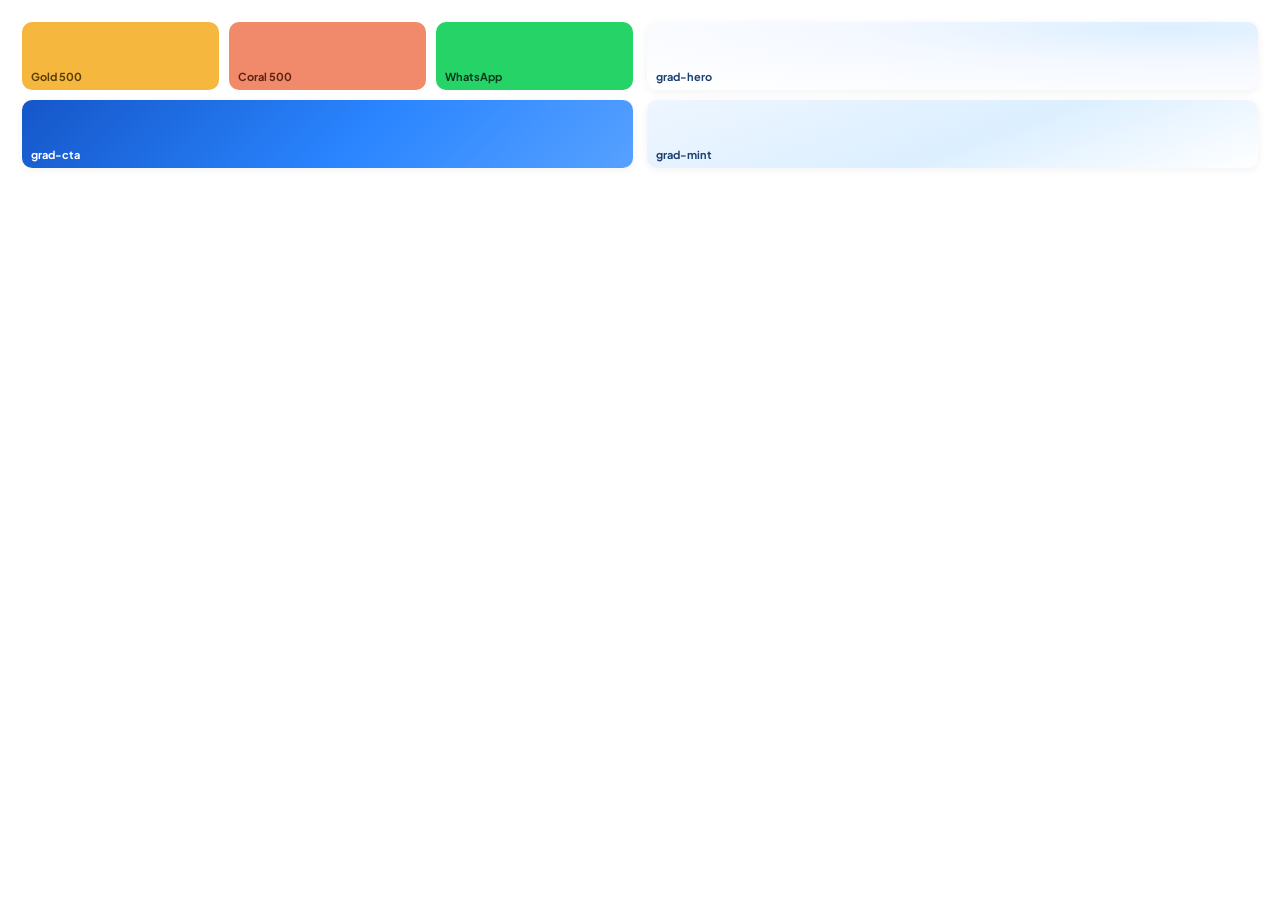
<file: foundations/colors-accent.html>
<!-- @dsCard group="Colors" viewport="700x150" name="Accents & Gradients" subtitle="Gold ratings, coral, WhatsApp + signature gradients" -->
<!DOCTYPE html>
<html lang="en"><head><meta name="robots" content="noindex, nofollow"/><meta charset="utf-8"/><link rel="stylesheet" href="../styles.css"/>
<style>
  body{margin:0;font-family:var(--font-sans);background:var(--white);padding:22px;display:flex;gap:14px;}
  .col{flex:1;display:flex;flex-direction:column;gap:10px;}
  .chips{display:flex;gap:10px;}
  .chip{flex:1;height:54px;border-radius:var(--radius-sm);display:flex;align-items:flex-end;padding:7px 9px;font-size:11px;font-weight:700;}
  .grad{height:54px;border-radius:var(--radius-sm);display:flex;align-items:flex-end;padding:7px 9px;font-size:11px;font-weight:700;color:#fff;box-shadow:var(--shadow-sm);}
</style></head><body>
<div class="col">
  <div class="chips">
    <div class="chip" style="background:var(--gold-500);color:#5a3d00">Gold 500</div>
    <div class="chip" style="background:var(--coral-500);color:#5a2412">Coral 500</div>
    <div class="chip" style="background:var(--whatsapp);color:#0a3d1d">WhatsApp</div>
  </div>
  <div class="grad" style="background:var(--grad-cta)">grad-cta</div>
</div>
<div class="col">
  <div class="grad" style="background:var(--grad-hero);color:var(--ink-700)">grad-hero</div>
  <div class="grad" style="background:var(--grad-mint);color:var(--ink-700)">grad-mint</div>
</div>
</body></html>
</file>
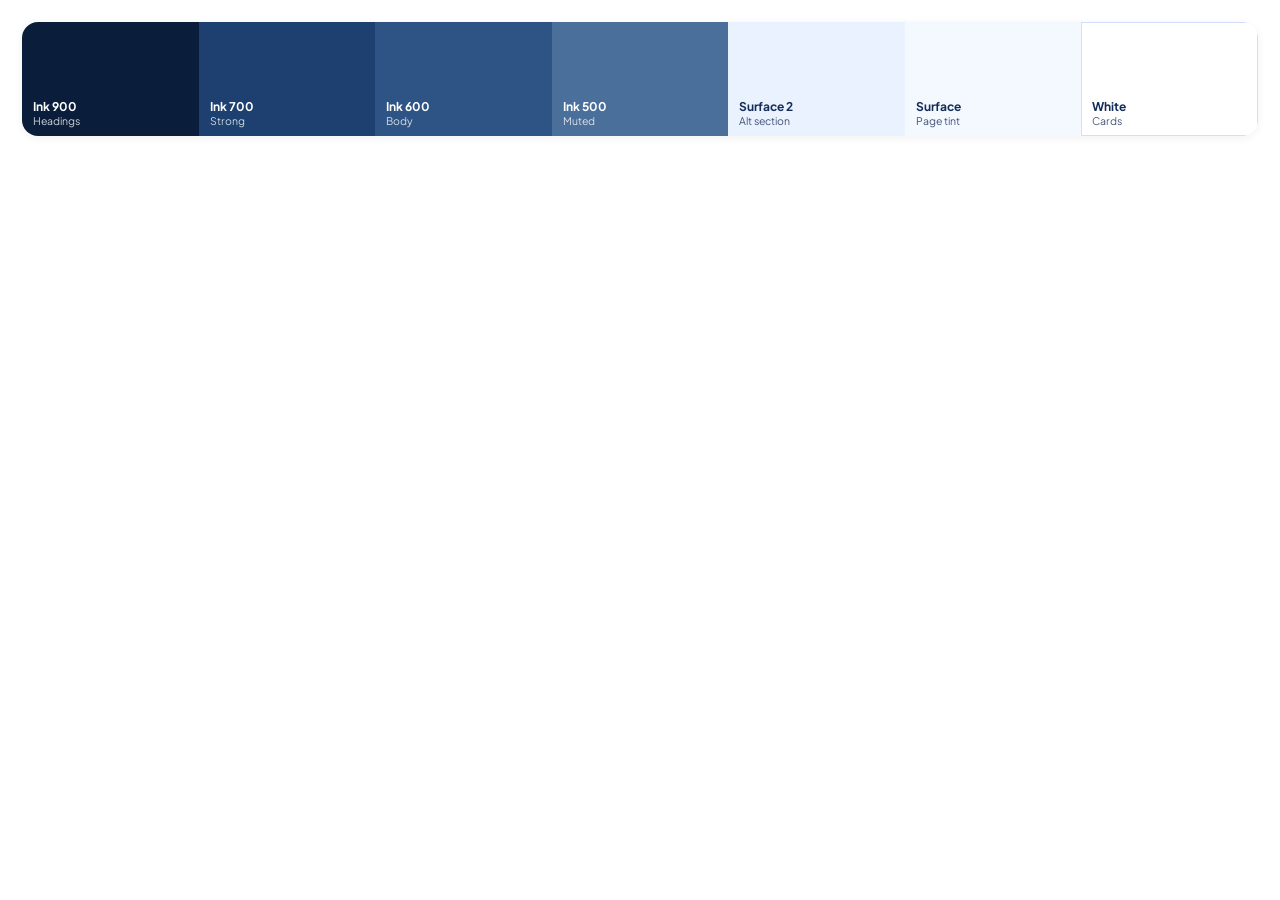
<file: foundations/colors-ink.html>
<!-- @dsCard group="Colors" viewport="700x150" name="Ink & Neutrals" subtitle="Text, surfaces and hairline borders" -->
<!DOCTYPE html>
<html lang="en"><head><meta name="robots" content="noindex, nofollow"/><meta charset="utf-8"/><link rel="stylesheet" href="../styles.css"/>
<style>
  body{margin:0;font-family:var(--font-sans);background:var(--white);padding:22px;}
  .row{display:flex;gap:0;border-radius:var(--radius-md);overflow:hidden;box-shadow:var(--shadow-sm);}
  .sw{flex:1;height:96px;display:flex;flex-direction:column;justify-content:flex-end;padding:9px 11px;}
  .sw b{font-size:12px;font-weight:700;}
  .sw span{font-size:10.5px;opacity:.8;font-variant-numeric:tabular-nums;}
  .dark{color:#fff;} .lite{color:var(--ink-800);}
</style></head><body>
<div class="row">
  <div class="sw dark" style="background:var(--ink-900)"><b>Ink 900</b><span>Headings</span></div>
  <div class="sw dark" style="background:var(--ink-700)"><b>Ink 700</b><span>Strong</span></div>
  <div class="sw dark" style="background:var(--ink-600)"><b>Ink 600</b><span>Body</span></div>
  <div class="sw dark" style="background:var(--ink-500)"><b>Ink 500</b><span>Muted</span></div>
  <div class="sw lite" style="background:var(--surface-2)"><b>Surface 2</b><span>Alt section</span></div>
  <div class="sw lite" style="background:var(--surface)"><b>Surface</b><span>Page tint</span></div>
  <div class="sw lite" style="background:var(--white);box-shadow:inset 0 0 0 1px var(--border)"><b>White</b><span>Cards</span></div>
</div>
</body></html>
</file>
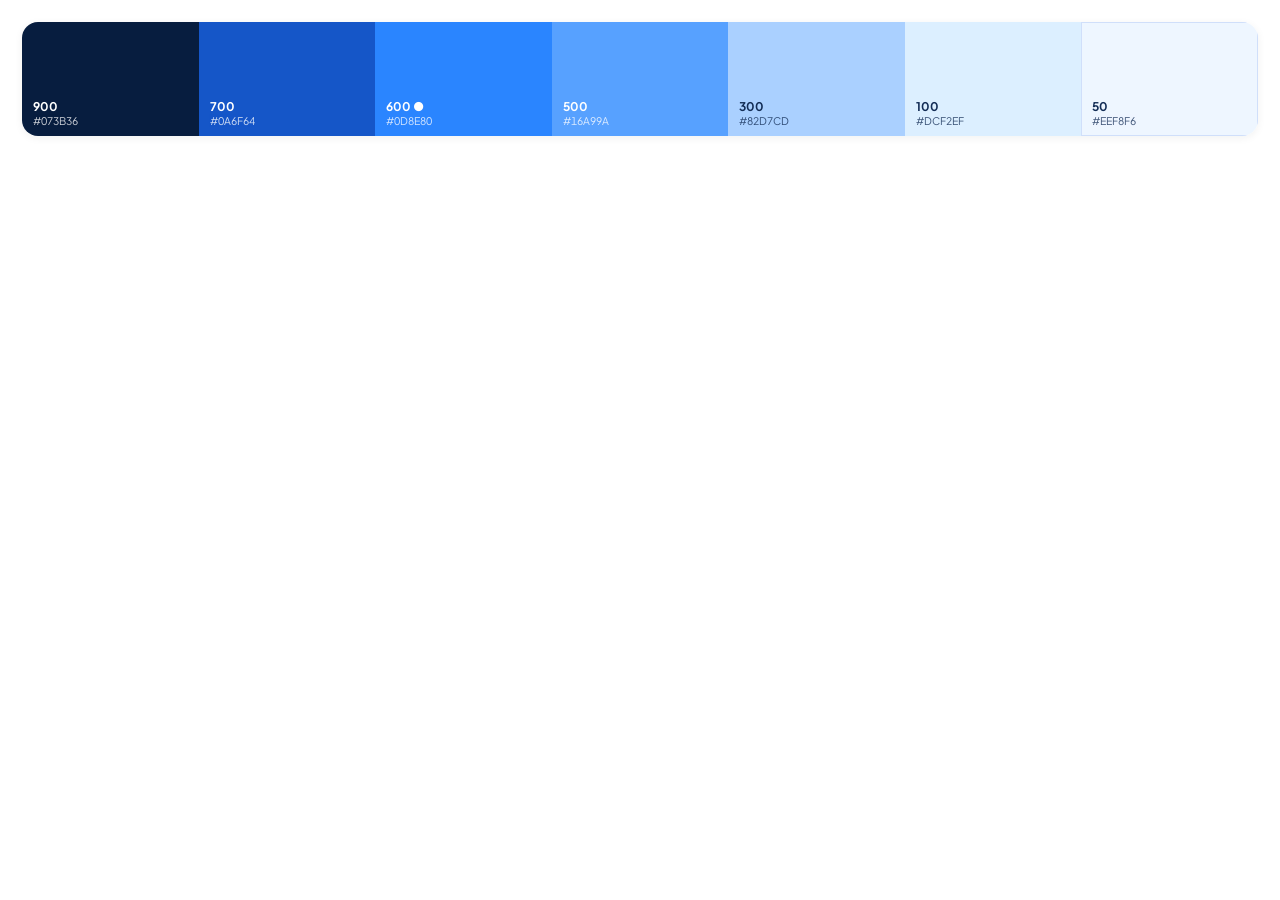
<file: foundations/colors-teal.html>
<!-- @dsCard group="Colors" viewport="700x150" name="Teal — Primary / Healing" subtitle="Core brand scale, teal-600 is primary" -->
<!DOCTYPE html>
<html lang="en"><head><meta name="robots" content="noindex, nofollow"/><meta charset="utf-8"/><link rel="stylesheet" href="../styles.css"/>
<style>
  body{margin:0;font-family:var(--font-sans);background:var(--white);padding:22px;}
  .row{display:flex;gap:0;border-radius:var(--radius-md);overflow:hidden;box-shadow:var(--shadow-sm);}
  .sw{flex:1;height:96px;display:flex;flex-direction:column;justify-content:flex-end;padding:9px 11px;}
  .sw b{font-size:12px;font-weight:700;}
  .sw span{font-size:10.5px;opacity:.8;font-variant-numeric:tabular-nums;}
  .dark{color:#fff;} .lite{color:var(--ink-800);}
</style></head><body>
<div class="row">
  <div class="sw dark" style="background:var(--teal-900)"><b>900</b><span>#073B36</span></div>
  <div class="sw dark" style="background:var(--teal-700)"><b>700</b><span>#0A6F64</span></div>
  <div class="sw dark" style="background:var(--teal-600)"><b>600 ●</b><span>#0D8E80</span></div>
  <div class="sw dark" style="background:var(--teal-500)"><b>500</b><span>#16A99A</span></div>
  <div class="sw lite" style="background:var(--teal-300)"><b>300</b><span>#82D7CD</span></div>
  <div class="sw lite" style="background:var(--teal-100)"><b>100</b><span>#DCF2EF</span></div>
  <div class="sw lite" style="background:var(--teal-50);box-shadow:inset 0 0 0 1px var(--border)"><b>50</b><span>#EEF8F6</span></div>
</div>
</body></html>
</file>
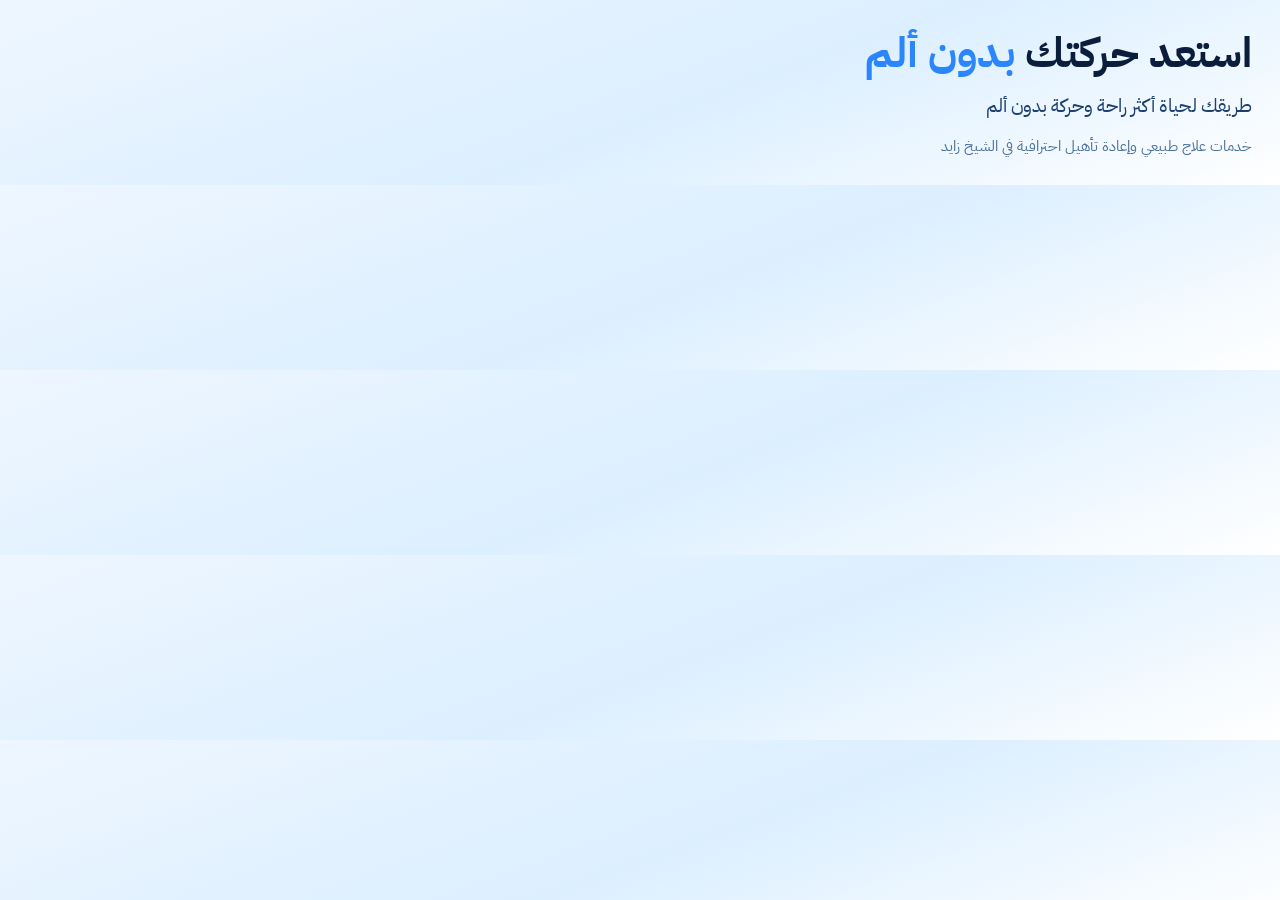
<file: foundations/type-arabic.html>
<!-- @dsCard group="Type" viewport="700x200" name="Arabic — IBM Plex Sans Arabic" subtitle="RTL bilingual pairing" -->
<!DOCTYPE html>
<html lang="ar" dir="rtl"><head><meta name="robots" content="noindex, nofollow"/><meta charset="utf-8"/><link rel="stylesheet" href="../styles.css"/>
<style>
  body{margin:0;font-family:var(--font-arabic);background:var(--grad-mint);padding:28px;color:var(--text-heading);display:flex;flex-direction:column;gap:12px;}
  .display{font-size:42px;font-weight:700;letter-spacing:0;line-height:1.2;}
  .accent{color:var(--teal-600);}
  .sub{font-size:19px;color:var(--text-strong);line-height:1.7;}
  .tag{font-size:15px;color:var(--text-muted);}
</style></head><body>
  <div class="display">استعد حركتك <span class="accent">بدون ألم</span></div>
  <div class="sub">طريقك لحياة أكثر راحة وحركة بدون ألم</div>
  <div class="tag">خدمات علاج طبيعي وإعادة تأهيل احترافية في الشيخ زايد</div>
</body></html>
</file>
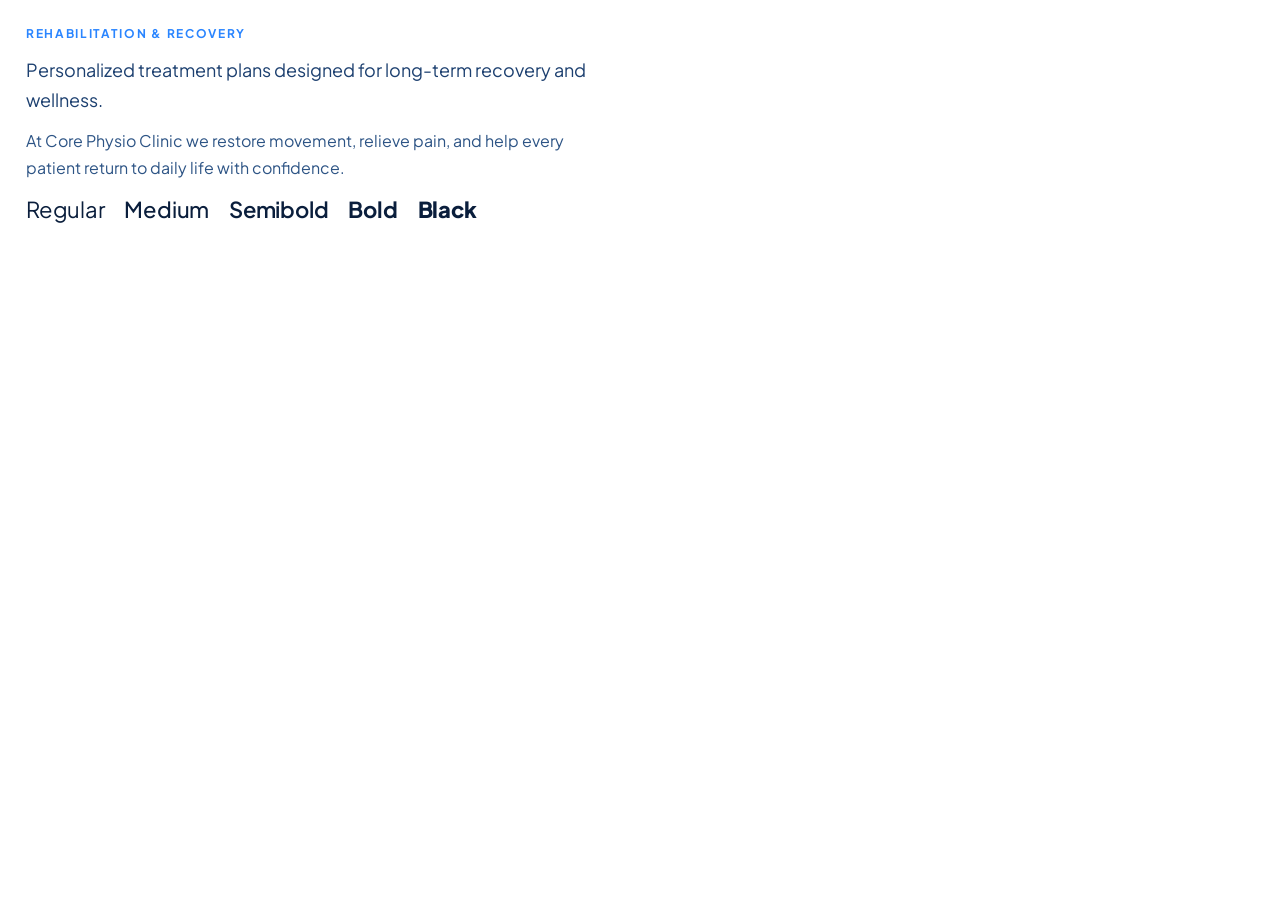
<file: foundations/type-body.html>
<!-- @dsCard group="Type" viewport="700x230" name="Body, Eyebrow & Weights" subtitle="Reading sizes, eyebrow, weight ramp" -->
<!DOCTYPE html>
<html lang="en"><head><meta name="robots" content="noindex, nofollow"/><meta charset="utf-8"/><link rel="stylesheet" href="../styles.css"/>
<style>
  body{margin:0;font-family:var(--font-sans);background:var(--white);padding:26px;color:var(--text-heading);display:flex;flex-direction:column;gap:14px;}
  .eyebrow{font-size:var(--text-xs);font-weight:700;letter-spacing:var(--tracking-eyebrow);text-transform:uppercase;color:var(--teal-600);}
  .lead{font-size:var(--text-md);line-height:var(--lh-relaxed);color:var(--text-strong);max-width:560px;}
  .body{font-size:var(--text-base);line-height:var(--lh-relaxed);color:var(--text-body);max-width:560px;}
  .weights{display:flex;gap:20px;font-size:22px;}
  .weights span{letter-spacing:-0.01em;}
</style></head><body>
  <div class="eyebrow">Rehabilitation &amp; Recovery</div>
  <div class="lead">Personalized treatment plans designed for long-term recovery and wellness.</div>
  <div class="body">At Core Physio Clinic we restore movement, relieve pain, and help every patient return to daily life with confidence.</div>
  <div class="weights">
    <span style="font-weight:400">Regular</span>
    <span style="font-weight:500">Medium</span>
    <span style="font-weight:600">Semibold</span>
    <span style="font-weight:700">Bold</span>
    <span style="font-weight:800">Black</span>
  </div>
</body></html>
</file>
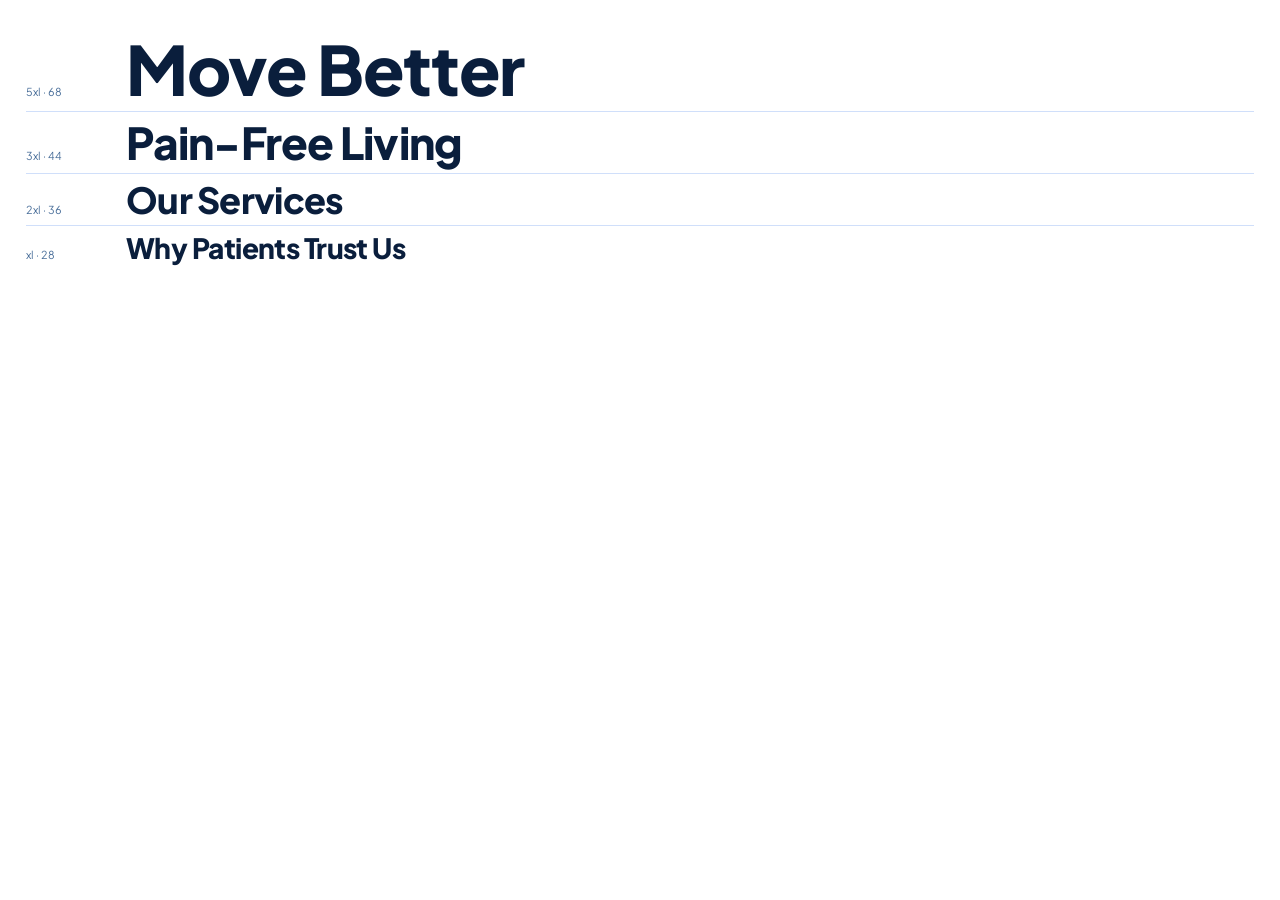
<file: foundations/type-display.html>
<!-- @dsCard group="Type" viewport="700x250" name="Display Scale" subtitle="Plus Jakarta Sans — headline sizes" -->
<!DOCTYPE html>
<html lang="en"><head><meta name="robots" content="noindex, nofollow"/><meta charset="utf-8"/><link rel="stylesheet" href="../styles.css"/>
<style>
  body{margin:0;font-family:var(--font-sans);background:var(--white);padding:26px;color:var(--text-heading);}
  .item{display:flex;align-items:baseline;gap:16px;padding:7px 0;border-bottom:1px solid var(--border);}
  .item:last-child{border:none;}
  .meta{width:84px;flex:0 0 auto;font-size:11px;color:var(--text-muted);font-variant-numeric:tabular-nums;}
  .s{font-weight:800;letter-spacing:-0.02em;line-height:1.05;}
</style></head><body>
  <div class="item"><span class="meta">5xl · 68</span><span class="s" style="font-size:var(--text-5xl)">Move Better</span></div>
  <div class="item"><span class="meta">3xl · 44</span><span class="s" style="font-size:var(--text-3xl)">Pain-Free Living</span></div>
  <div class="item"><span class="meta">2xl · 36</span><span class="s" style="font-size:var(--text-2xl)">Our Services</span></div>
  <div class="item"><span class="meta">xl · 28</span><span class="s" style="font-size:var(--text-xl)">Why Patients Trust Us</span></div>
</body></html>
</file>
<file: styles.css>
/* Core Physio Clinic — Design System global entry.
   Consumers link THIS file. Keep it as @import lines only. */

@import url('./tokens/fonts.css');
@import url('./tokens/colors.css');
@import url('./tokens/typography.css');
@import url('./tokens/spacing.css');
@import url('./tokens/effects.css');
</file>
